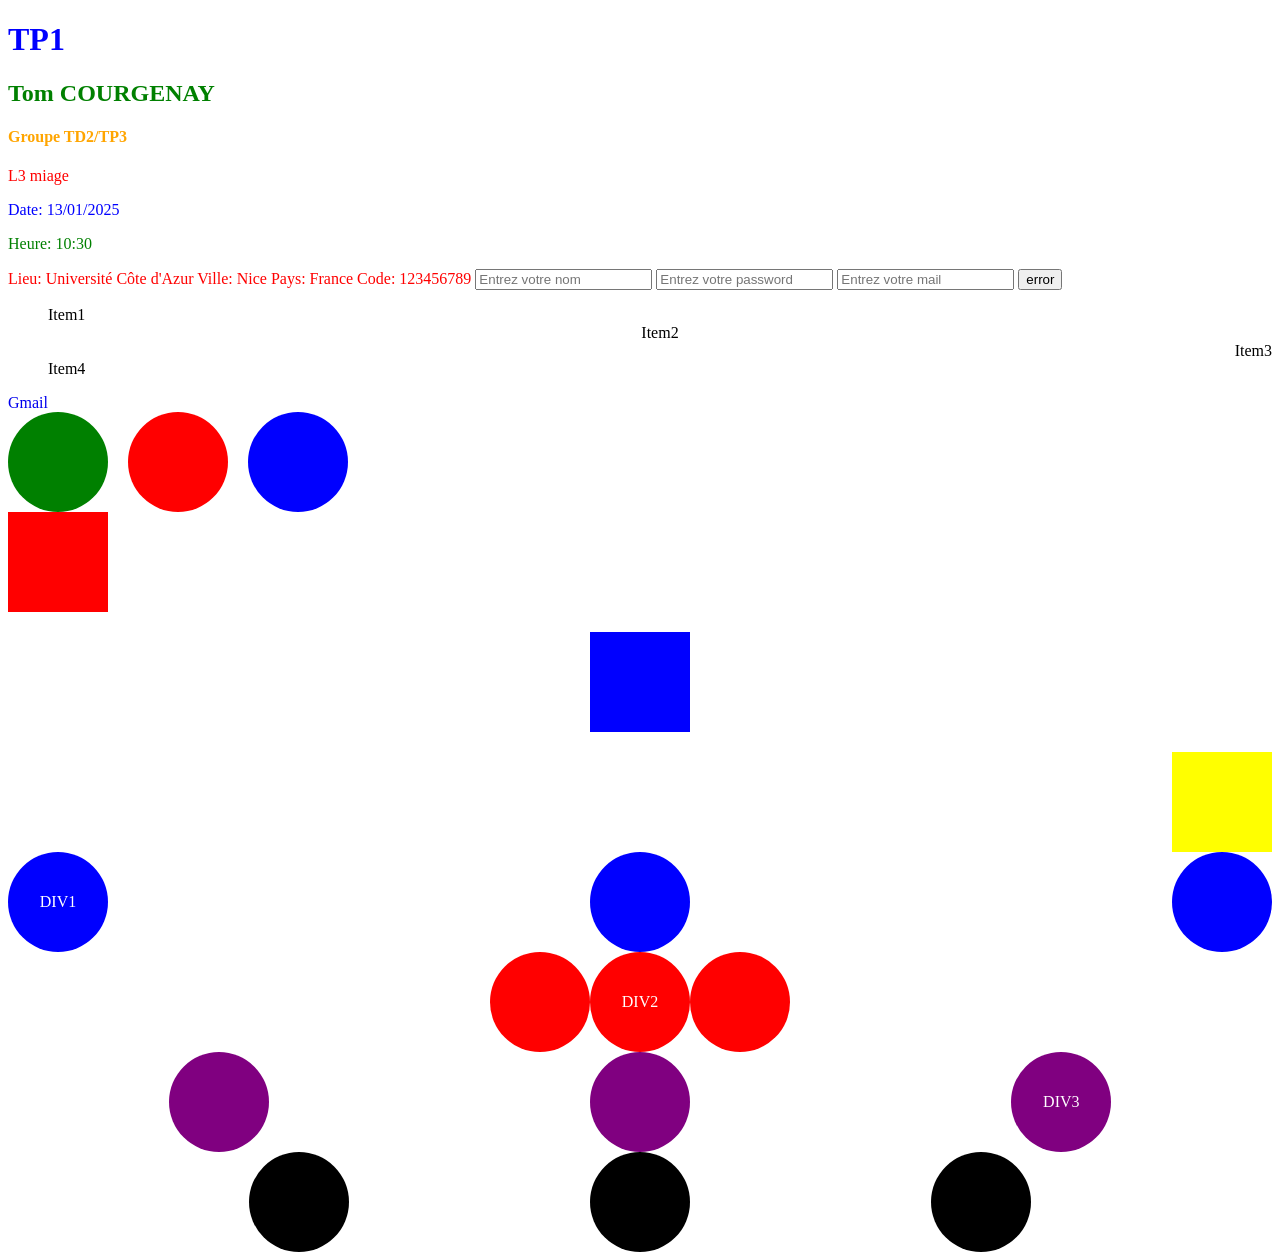
<file: index.html>
<!DOCTYPE html>
<html lang="en">
<head>
    <meta charset="UTF-8">
    <meta name="viewport" content="width=device-width, initial-scale=1.0">
    <title>TP1</title>
    <link rel="stylesheet" href="./index.css">
</head>


<body>
    <h1>TP1</h1>
    <h2>Tom COURGENAY</h2>
    <h4>Groupe TD2/TP3</h4>
    <p class="premiererp">L3 miage</p>
    <p class="deuxiemep">Date: 13/01/2025</p>
    <p class="troisiemep">Heure: 10:30</p>
    <span class="premierspan">Lieu: Université Côte d'Azur</span>
    <Span class="deuxiemspan">Ville: Nice</Span>
    <span class="troisiemspan">Pays: France</span>
    <span class="quatriemspan">Code: 123456789</span>

    <input placeholder="Entrez votre nom" type="text" name="" id="">
    <input placeholder="Entrez votre password" type="password" name="" id="">
    <input placeholder="Entrez votre mail" type="text" name="" id="">
    <input type="submit" value="error">

    <ul>
        <li class="premierli">Item1</li>
        <li class="deuxiemeli">Item2</li>
        <li class="troisiemeli">Item3</li>
        <li class="quatriemli">Item4</li>
    </ul>

    <a href="https://gmail.com/">Gmail</a>

    <div class="circle-container">
        <div class="cercle" id="circleblue"></div>
        <div class="cercle" id="circlered"></div>
        <div class="cercle" id="circlegreen"></div>
    </div>
    
    <div class="divmaman2">
        <div class="div21"></div>
        <div class="div22"></div>
        <div class="div23"></div>
    </div>

    <div class="divspace-between">
        <div>DIV1</div>
        <div></div>
        <div></div>
    </div>

    <div class="divcenter">
        <div></div>
        <div>DIV2</div>
        <div></div>
    </div>

    <div class="divspace-around">
        <div></div>
        <div></div>
        <div>DIV3</div>
    </div>

    <div class="divspace-evenly">
        <div></div>
        <div></div>
        <div></div>
    </div>

</body>
</html>
</file>
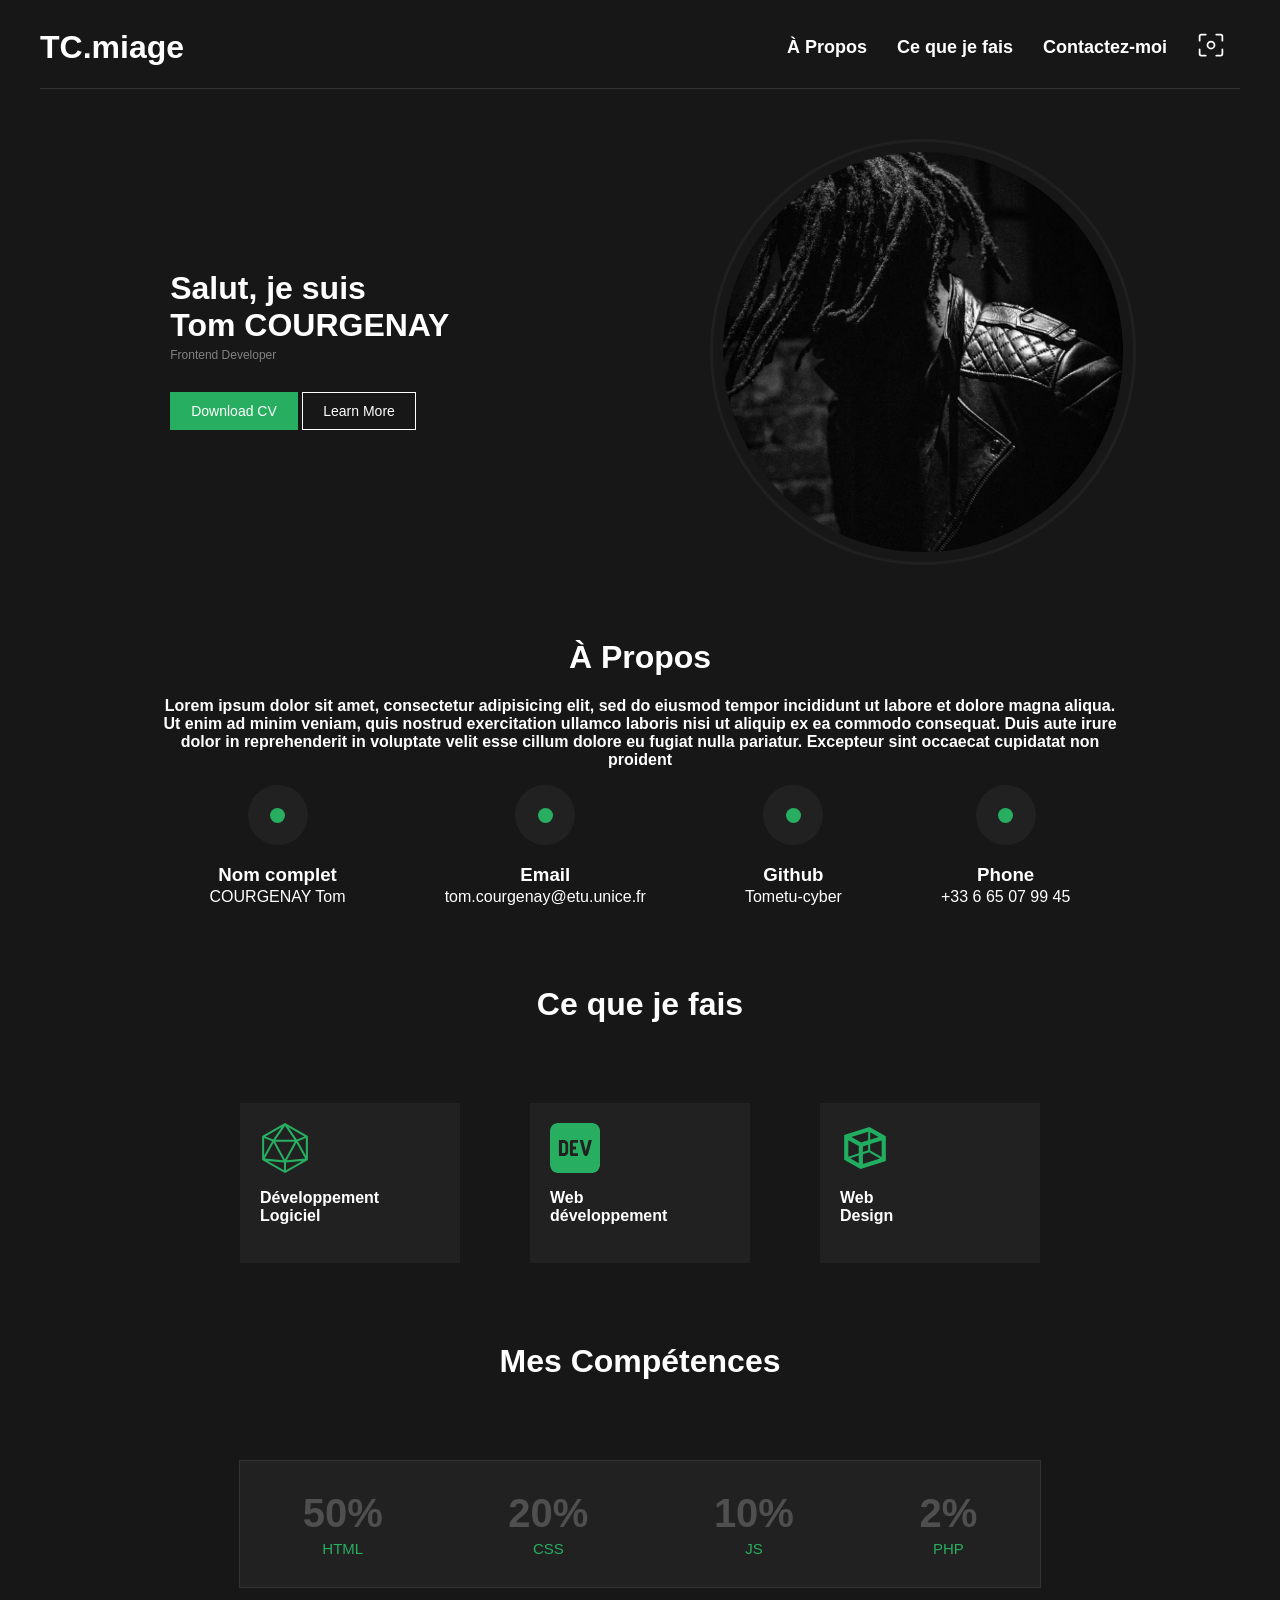
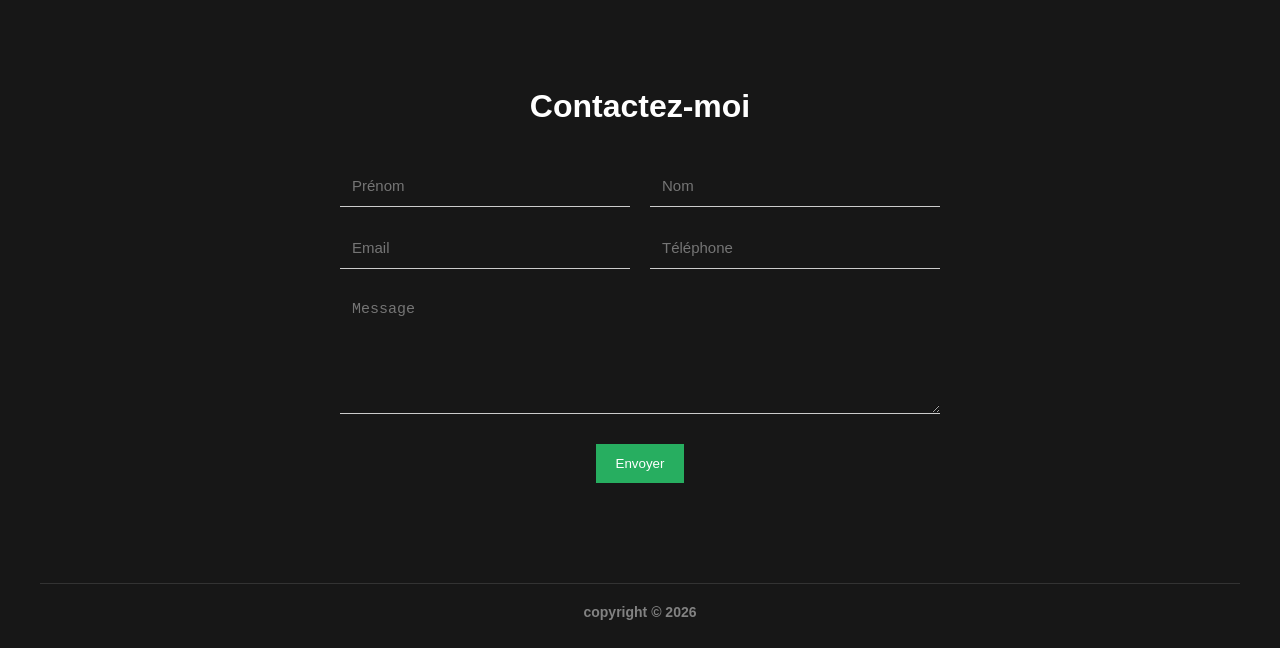
<file: maquette-portfolio/index.html>
<!DOCTYPE html>
<html lang="en">
<head>
    <meta charset="UTF-8">
    <meta name="viewport" content="width=device-width, initial-scale=1.0">
    <title>Portfolio - maquette</title>
    <link rel="stylesheet" href="index.css">
</head>
<body>
    <div class="navbar">
        <h1>TC.miage</h1>
        <button class="menu-toggle" id="menuToggle">
            <span></span>
            <span></span>
            <span></span>
        </button>
        <nav id="navMenu">
            <a href="#About">À Propos</a>
            <a href="#WhatIDo">Ce que je fais</a>
            <a href="#Contact">Contactez-moi</a>
            <button id="focusToggle"><img src="assets/focus.svg" alt=""></button>
        </nav>
    </div>

    <div class="section1">
        <div class="section1gauche">
            <h1>Salut, je suis <br> Tom COURGENAY</h1>
            <p>Frontend Developer</p>
            <div class="btns">
                <button>Download CV</button>
                <button>Learn More</button>
            </div>
        </div>
        <div class="section1droite">
            <img src="assets/image.png" alt="">
        </div>
    </div>

    <div id="About">
        <h1>À Propos</h1>
        <p>Lorem ipsum dolor sit amet, consectetur adipisicing elit, sed do eiusmod tempor incididunt ut labore et dolore magna aliqua. Ut enim ad minim veniam, quis nostrud exercitation ullamco laboris nisi ut aliquip ex ea commodo consequat. Duis aute irure dolor in reprehenderit in voluptate velit esse cillum dolore eu fugiat nulla pariatur. Excepteur sint occaecat cupidatat non proident</p>
        <div>
            <div class="box">
                <div class="circle bigcircle"><div class="circle smallcircle"></div></div>
                <h3>Nom complet</h3>
                <a href="">COURGENAY Tom</a>
            </div>
            <div class="box">
                <div class="circle bigcircle"><div class="circle smallcircle"></div></div>
                <h3>Email</h3>
                <a href="mailto: tom.courgenay@etu.unice.fr?subject=Première prise de contact" target="_blank">tom.courgenay@etu.unice.fr</a>
            </div>
            <div class="box">
                <div class="circle bigcircle"><div class="circle smallcircle"></div></div>
                <h3>Github</h3>
                <a href="https://github.com/Tometu-cyber">Tometu-cyber</a>
            </div>
            <div class="box">
                <div class="circle bigcircle"><div class="circle smallcircle"></div></div>
                <h3>Phone</h3>
                <a href="tel:+33665079945">+33 6 65 07 99 45</a>
            </div>
        </div>
    </div>

    <div id="WhatIDo">
        <h1>Ce que je fais</h1>
        <div class="content-wrapper">
            <div class="dobox">
                <img src="assets/icosahedron.svg" alt="">
                <p>Développement <br> Logiciel</p>
            </div>
            <div class="dobox">
                <img src="assets/dev.svg" alt="">
                <p>Web <br> développement</p>
            </div>
            <div class="dobox">
                <img src="assets/rect.svg" alt="">
                <p>Web <br> Design</p>
            </div>
        </div>
    </div>

    <div id="Skills">
        <h1>Mes Compétences</h1>
        <div class="content-wrapper skills">
            <div class="skill">
                <h2>50%</h2>
                <h3>HTML</h3>
            </div>
            <div class="skill">
                <h2>20%</h2>
                <h3>CSS</h3>
            </div>
            <div class="skill">
                <h2>10%</h2>
                <h3>JS</h3>
            </div>
            <div class="skill">
                <h2>2%</h2>
                <h3>PHP</h3>
            </div>
        </div>
    </div>

    <div id="Contact">
        <h1>Contactez-moi</h1>
        <form>
            <div class="row">
                <input type="text" placeholder="Prénom">
                <input type="text" placeholder="Nom">
            </div>

            <div class="row">
                <input type="email" placeholder="Email">
                <input type="tel" placeholder="Téléphone">
            </div>

            <div class="row">
                <textarea placeholder="Message"></textarea>
            </div>

            <div class="btn-row">
                <button type="submit">Envoyer</button>
            </div>
        </form>
    </div>
    <footer>copyright © 2026</footer>
    <script src="script.js"></script>
</body>
</html>
</file>
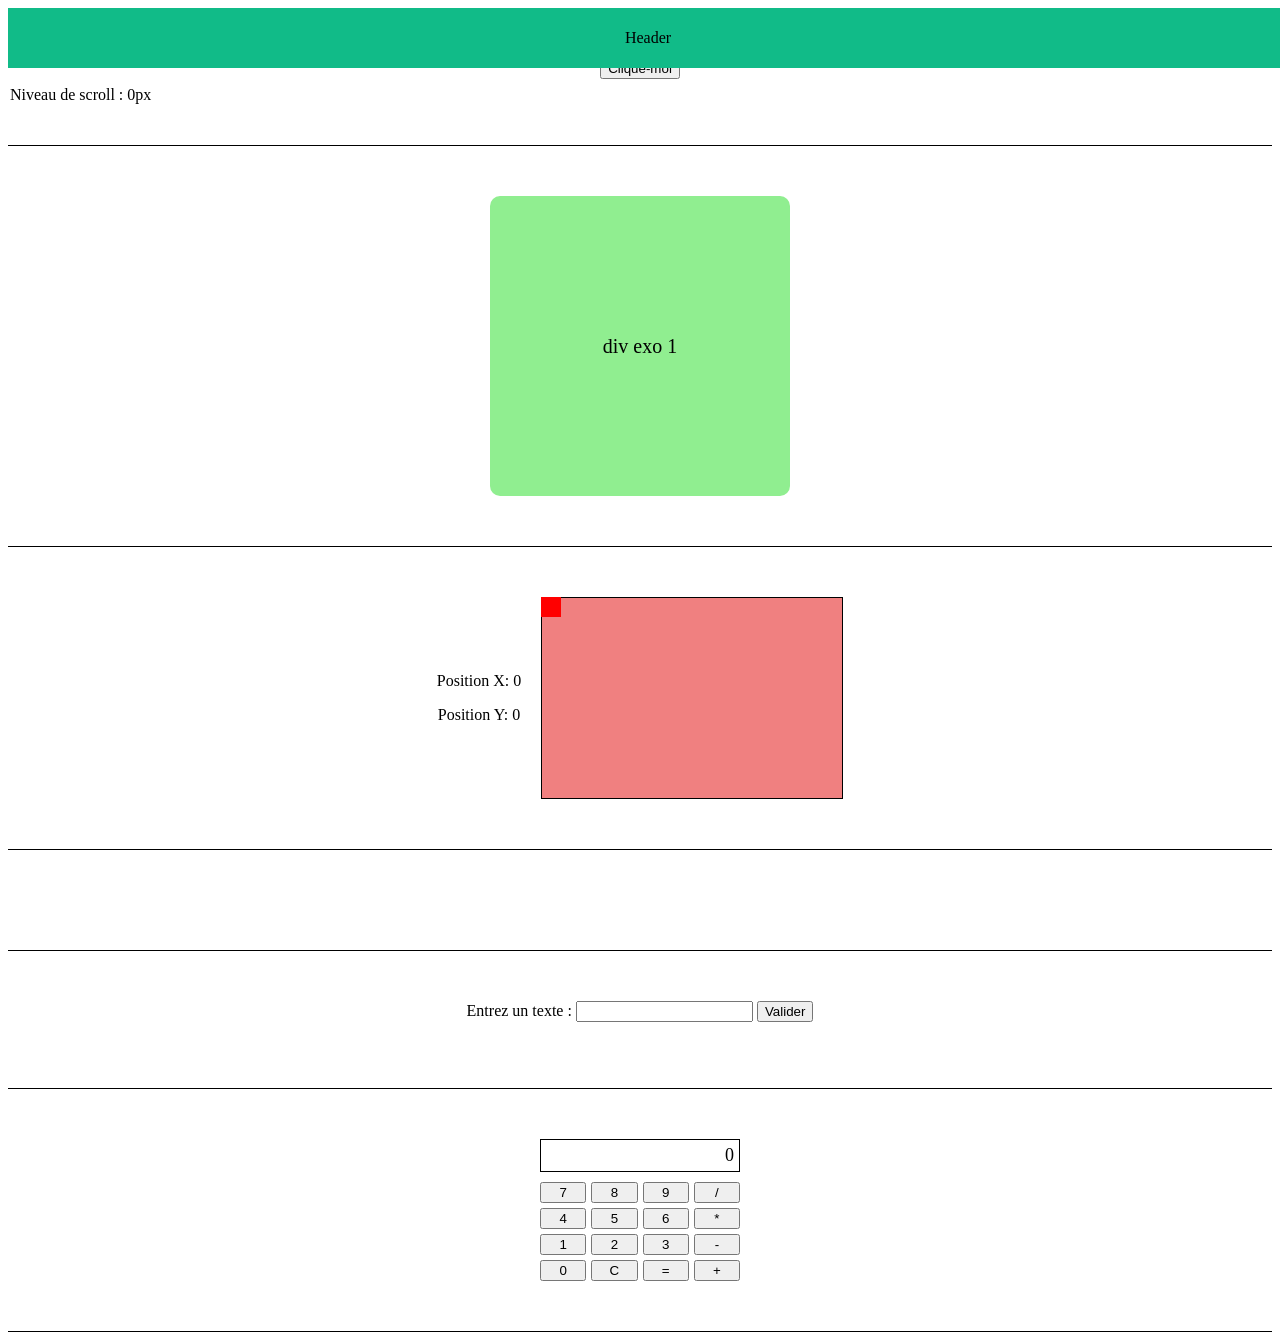
<file: TD_apres_le_27/index.html>
<!DOCTYPE html>
<html lang="en">
<head>
    <meta charset="UTF-8">
    <meta name="viewport" content="width=device-width, initial-scale=1.0">
    <title>Document</title>
    <link rel="stylesheet" href="index.css">
</head>
<body>
    <header id="mainHeader">Header</header>

    <div class="exo">
        <button id="btn">Clique-moi</button>
        <p id="result"></p>
    </div>

    <div class="exo">
        <div id="divexo1">div exo 1</div>
    </div>

    <div class="exo">
        <div class="section2">
            <div class="section2gauche">
                <p>Position X: <span id="posX">0</span></p>
                <p>Position Y: <span id="posY">0</span></p>
            </div>
            <div class="section2droite">
                <div id="tracker"></div>
                <div class="box" id="boxMouse"></div>
            </div>
        </div>
    </div>

    <div class="exo">
        <div>
            <p id="scrollMessage" style="position: fixed; top: 70px; left: 10px;">Niveau de scroll : 0px</p>
        </div>
        <!-- <div style="height: 2000px;">
            <p id="scrollMessage" style="position: fixed; top: 70px; left: 10px;">Niveau de scroll : 0px</p>
        </div> -->
    </div>

    <div class="exo">
        <form id="userForm">
            <label for="userInput">Entrez un texte :</label>
            <input type="text" id="userInput" name="userInput">
            <button type="submit">Valider</button>
        </form>
        <p id="formMessage" style="color: red;"></p>
        <p id="formResult"></p>
    </div>

    <div class="exo">
        <div id="calculator">
            <div id="display">0</div>
            <div>
                <button class="calc-btn">7</button>
                <button class="calc-btn">8</button>
                <button class="calc-btn">9</button>
                <button class="calc-btn operator">/</button>
                <button class="calc-btn">4</button>
                <button class="calc-btn">5</button>
                <button class="calc-btn">6</button>
                <button class="calc-btn operator">*</button>
                <button class="calc-btn">1</button>
                <button class="calc-btn">2</button>
                <button class="calc-btn">3</button>
                <button class="calc-btn operator">-</button>
                <button class="calc-btn">0</button>
                <button class="calc-btn">C</button>
                <button class="calc-btn">=</button>
                <button class="calc-btn operator">+</button>
            </div>
        </div>
    </div>
    
    <script src="script.js"></script>
</body>
</html>
</file>
<file: index.css>
h1 {
    color: blue;
}

h2 {
    color: green;
}

h4 {
    color: orange;
}
p {
    color: purple;
}

span {
    color: red;
}

.premiererp {
    color: red;
}
.deuxiemep {
    color: blue;
}
.troisiemep {
    color: green;
}

li {
    list-style: none;
}

a {
    text-decoration: none;
}

.premierli {
    text-align: start;
}

.deuxiemeli {
    text-align: center;
}

.troisiemeli {
    text-align: end;
}

.cercle {
    height: 100px;
    width: 100px;
    border-radius: 50%;
}

.circle-container {
    display: flex;
    gap: 20px;
    flex-direction: row-reverse;
    width: min-content;
}

#circleblue {
    background-color: blue;
}

#circlered {
    background-color: red;
}

#circlegreen {
    background-color: green;
}

.divmaman2 {
    display: flex;
    gap: 20px;
    flex-direction: column;
}

.divmaman2 div {
    width: 100px;
    height: 100px;
}

.div21{
    background-color: red;
}

.div22{
    background-color: blue;
    align-self: center;
}

.div23{
    background-color: yellow;
    align-self: flex-end;
}

.divspace-between {
    display: flex;
    justify-content: space-between;
}

.divspace-between div:nth-child(1) {
    display: flex;
    justify-content: center;
    align-items: center;
    color: white;
}

.divspace-between div {
    width: 100px;
    height: 100px;
    background-color: blue;
    border-radius: 50%;
}

.divcenter {
    display: flex;
    justify-content: center;
}

.divcenter div:nth-child(2) {
    display: flex;
    justify-content: center;
    align-items: center;
    color: white;
}

.divcenter div {
    width: 100px;
    height: 100px;
    background-color: red;
    border-radius: 50%;
}

.divspace-around {
    display: flex;
    justify-content: space-around;
}

.divspace-around div:nth-child(3) {
    display: flex;
    justify-content: center;
    align-items: center;
    color: white;
}

.divspace-around div {
    width: 100px;
    height: 100px;
    background-color: purple;
    border-radius: 50%;
}

.divspace-evenly {
    display: flex;
    justify-content: space-evenly;
}

.divspace-evenly div {
    width: 100px;
    height: 100px;
    background-color: black;
    border-radius: 50%;
}
</file>
<file: maquette-portfolio/index.css>
:root{
    --bg-dark: #171717;
    --white: #FFFFFF;
    --gray2: #333333;
    --gray3: #828282;
    --green2: #27AE60;
    --dark1: #212121;
}

body{
    background-color: var(--bg-dark);
    color: var(--white);
    font-family: 'DM Sans', sans-serif;
    font-weight: 700;
    margin-inline: 40px;
    padding: 0;
}

.menu-toggle{
    display: none;
    flex-direction: column;
    background: transparent;
    border: none;
    cursor: pointer;
    gap: 5px;
    padding: 10px;
    z-index: 1100;
}

.menu-toggle span{
    width: 25px;
    height: 3px;
    background-color: var(--white);
    transition: all 0.3s ease;
}

.menu-toggle.active span:nth-child(1){
    transform: rotate(45deg) translate(5px, 5px);
}

.menu-toggle.active span:nth-child(2){
    opacity: 0;
}

.menu-toggle.active span:nth-child(3){
    transform: rotate(-45deg) translate(6px, -6px);
}

.navbar{
    display: flex;
    align-items: center;
    justify-content: space-between;
    border-bottom: 1px solid var(--gray2);
    position: sticky;
    top: 0;
    background-color: var(--bg-dark);
    z-index: 1000;
    transition: transform 0.3s ease;
}

.navbar nav a, .navbar nav button{
    color: var(--white);
    text-decoration: none;
    margin: 0 15px;
    padding: 0;
    font-size: 18px;
    font-weight: 700;
    background-color: transparent;
    border: none;
    text-align: left;
}

#navMenu{
    display: flex;
    align-items: center;
}

.navbar nav button img{
    width: auto;
    height: 28px;
}

.section1{
    display: flex;
    align-items: center;
    justify-content: space-around;
    margin-top: 50px;
}

.section1gauche h1{
    margin-bottom: 0;
}

.section1gauche p{
    color: var(--gray3);
    font-size: 12px;
    margin-top: 4px;
    margin-bottom: 30px;
    font-weight: 400;
}

.section1droite{
    width: 400px;
    height: 400px;
}

.section1droite img{
    border-radius: 50%;
    border: 3px solid #202020;
    padding: 10px;
    width: 100%;
}

.btns{
    gap: 20px;
}

.btns button{
    padding: 10px 20px;
    cursor: pointer;
    font-size: 14px;
}

.btns button:first-child{
    background-color: var(--green2);
    border: 1px solid var(--green2);
    color: var(--white);
}

.btns button:last-child{
    background-color: transparent;
    border: 1px solid var(--white);
    color: var(--white);
}

#About{
    margin-top: 100px;
    text-align: center;
    justify-content: center;
    margin-inline: 10%;
}

#About a{
    font-weight: 400;
    color: var(--white);
    text-decoration: none;
}

#About div{
    display: flex;
    justify-content: space-around;
}

.circle{
    border-radius: 50%;
}

.bigcircle{
    width: 60px;
    height: 60px;
    background-color: var(--dark1);
    display: flex;
    align-items: center;
    justify-content: space-around;
}

.smallcircle{
    width: 15px;
    height: 15px;
    background-color: var(--green2);
}

.box{
    display: flex;
    flex-direction: column;
    align-items: center;
}

.box h3{
    margin-bottom: 2px;
}

.content-wrapper{
    display: flex;
    justify-content: center;
    max-width: 800px;
    margin: 0 auto;
    gap: 0;
}

#WhatIDo{
    text-align: center;
}

#WhatIDo h1{
    margin-block: 80px;
}

#WhatIDo div{
    display: flex;
    justify-content: space-between;
}

.dobox{
    display: flex;
    flex-direction: column;
    align-items: flex-start;
    width: 180px;
    padding: 20px;
    border-bottom: 2px solid transparent;
    position: relative;

}

.dobox:nth-child(1),
.dobox:nth-child(2),
.dobox:nth-child(3){
    background-color: var(--dark1);
}

.dobox p{
    text-align: left;
}

.dobox img{
    width: 50px;
    height: 50px;
}

.dobox::after{
  content: "";
  position: absolute;
  left: 0;
  bottom: 0;
  width: 0%;
  height: 3px;
  background: var(--green2);
  transition: width 0.3s ease;
}

.dobox:hover::after{
  width: 100%;
}

#Skills{
    text-align: center;
}

#Skills h1{
    margin-block: 80px;
}

.skills{
    border: 1px solid var(--gray2);
    display: flex;
    justify-content: space-around;
    background-color: var(--dark1);
}

.skill{
    display: flex;
    flex-direction: column;
    margin-block: 30px;
}

.skill h2{
    font-size: 40px;
    margin: 0;
    color: #4F4F4F;
}

.skill h3{
    font-size: 15px;
    font-weight: 400;
    margin: 4px 0 0 0;
    color: var(--green2);
}

#Contact{
    width: 100%;
    max-width: 600px;
    margin: 100px auto;
    background: transparent;
    font-family: sans-serif;
}

#Contact h1{
    text-align: center;
    margin-bottom: 40px;
    color: var(--white);
}

#Contact form{
    display: flex;
    flex-direction: column;
    gap: 20px;
}

#Contact .row{
    display: flex;
    gap: 20px;
}

#Contact input,
#Contact textarea{
    flex: 1;
    background: transparent;
    border: none;
    border-bottom: 1px solid #ccc;
    padding: 12px;
    font-size: 15px;
}

#Contact textarea{
    height: 100px;
    resize: vertical;
}

.btn-row{
    display: flex;
    justify-content: center;
    margin-top: 10px;
}

#Contact button{
    width: fit-content;
    padding: 12px 20px;
    border: none;
    background: var(--green2);
    color: #FFFFFF;
    cursor: pointer;
    display: block;
    margin: 0 auto;
}

footer{
    text-align: center;
    margin-top: 100px;
    padding: 20px 0;
    border-top: 1px solid var(--gray2);
    color: var(--gray3);
    font-size: 14px;
}

/* Mode focus activé */
/* Masquer image section droite */
body.focus-mode .section1droite{
    display: none;
    width: 0;
    height: 0;
}

/* Masquer éléments décoratifs */
body.focus-mode .bigcircle,
body.focus-mode .dobox img {
    display: none;
    width: 0;
    height: 0;
}

/* Responsive Design */
@media (max-width: 768px){
    body{
        margin-inline: 20px;
    }

    .menu-toggle{
        display: flex;
    }

    .navbar{
        flex-direction: row;
        justify-content: space-between;
    }

    .navbar nav{
        position: absolute;
        top: -8px;
        left: 110px;
        right: -20px;
        background-color: black;
        flex-direction: column;
        padding: 60px 20px;
        border-top: 1px solid var(--gray2);
        box-shadow: 0 4px 6px rgba(0,0,0,0.3);
        z-index: 1000;
        height: 100vh;
        transform: translateX(100%);
        transition: transform 0.3s ease;
    }

    .navbar nav.active{
        display: flex;
        transform: translateX(0);
    }

    .navbar nav a, .navbar nav button{
        padding: 15px 0;
        border-bottom: 1px solid var(--gray2);
    }

    .navbar nav a:last-child{
        border-bottom: none;
    }

    .navbar nav a, .navbar nav button{
        font-size: 14px;
    }

    .section1{
        flex-direction: column-reverse;
        gap: 30px;
        margin-top: 30px;
    }
    .section1droite{
        width: 250px;
        height: 250px;
    }

    #About div{
        flex-direction: row;
        flex-wrap: wrap;
        justify-content: center;
        gap: 20px;
    }

    #About div .box{
        display: flex;
        flex-direction: column;
        align-items: center;
        width: 45%;
    }

    .box a{
        font-size: 13px;
    }

    #WhatIDo div, .content-wrapper{
        flex-direction: column;
        align-items: center;
        gap: 10px;
    }

    .skills{
        flex-wrap: wrap;
    }
    .dobox{
        width: 100%;
        max-width: 300px;
    }

    #Contact .row{
        flex-direction: column;
        padding-inline: 50px;
    }
}
</file>
<file: TD_apres_le_27/index.css>
.exo{
    padding: 50px;
    border-bottom: 1px solid black;
    text-align: center;
}

#divexo1{
    width: 300px;
    height: 300px;
    background-color: lightgreen;
    margin: auto;
    display: flex;
    justify-content: center;
    align-items: center;
    font-size: 20px;
    border-radius: 10px;
}

.section2{
    display: flex;
    justify-content: center;
    align-items: center;
    gap: 20px;
}

#tracker{
    width: 20px; 
    height: 20px; 
    background-color: red; 
    position: absolute;
}

.box{
    width: 300px;
    height: 200px;
    background-color: lightcoral;
    margin: auto;
    border: 1px solid black;
}

#mainHeader{
    height: 60px;
    width: 100%;
    background-color: lightblue; 
    text-align: center; 
    line-height: 60px;
    position: fixed;
}

#calculator{
    width: 200px;
    margin: auto;
}

#display{
    border: 1px solid black;
    text-align: right;
    padding: 5px;
    font-size: 18px;
}

#calculator div:nth-child(2) {
    display: grid;
    grid-template-columns: repeat(4, 1fr);
    gap: 5px;
    margin-top: 10px;
}
</file>
